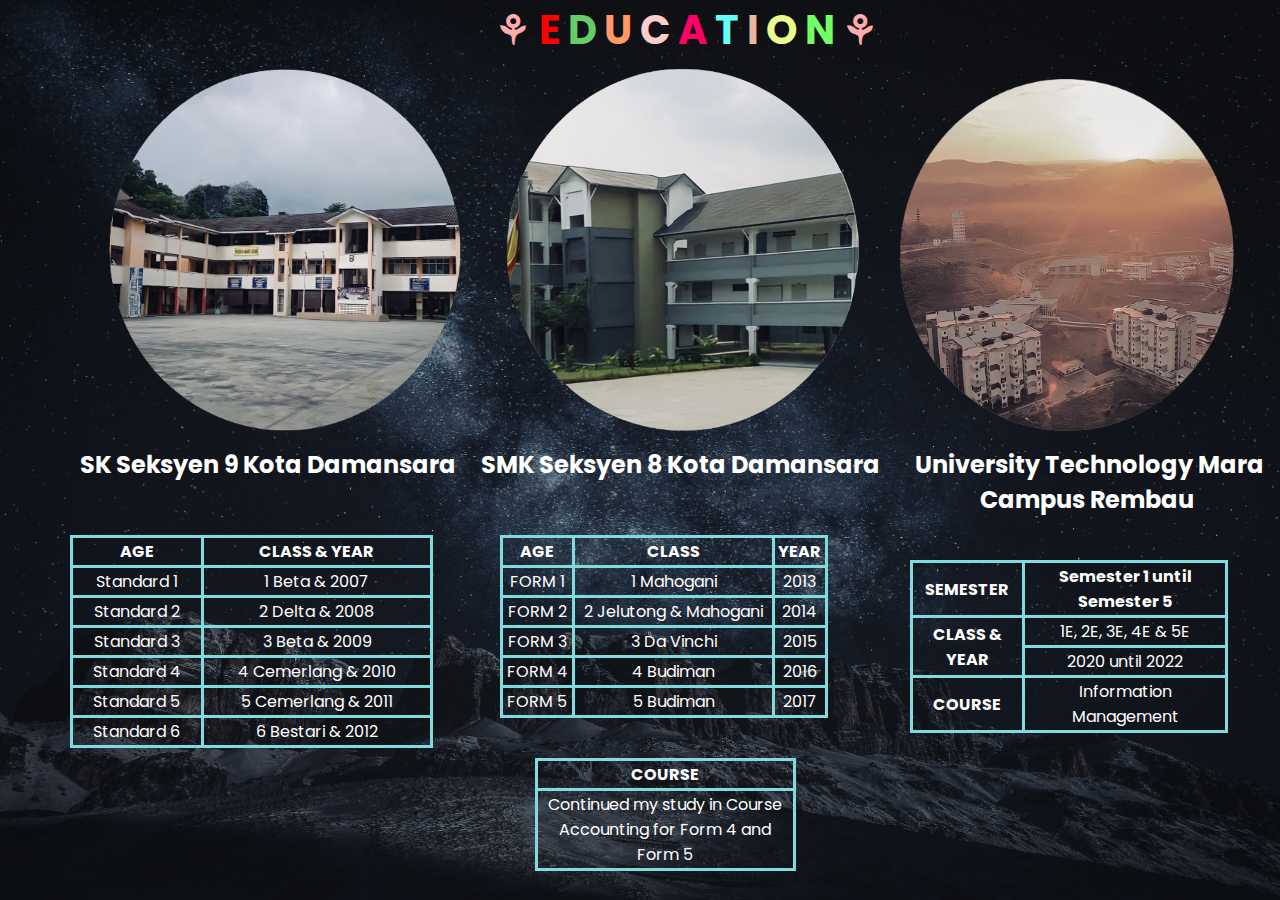
<file: Education.html>
<html>
    <head>
        <link rel="stylesheet" href="style3.css">
        <meta name="viewport" content="width=device-width, initial-scale=1.0">
        <title>
            EDUCATION
        </title>
    </head>
    <body>
        <style>
            body {
              background-image: url('Images/background.jpg');
              background-repeat: no-repeat;
              background-attachment: fixed;
              background-size: cover;
            }

            </style> 

     <div class="text">
        <h1><span style="color:#ffacac">⚘</span>
            <span style="color:#FF0000">E</span>
            <span style="color:#66CC66">D</span>
            <span style="color:#FF9966">U</span>
            <span style="color:#FFCCCC">C</span>
            <span style="color:#FF0066">A</span>
            <span style="color:#66fff7">T</span>
            <span style="color:#e9b79e">I</span>
            <span style="color:#ebfc8f">O</span>
            <span style="color:#73ff66">N</span>
            <span style="color:#ffacac">⚘</span>
            </h1>
    </div>

    <div class="image">
        <img src="Images/Primaryschool_KD9.png" height="380px" width="370px"> &nbsp; &nbsp; &nbsp;
        <img src="Images/Highschool_KD8.png" height="380px" width="370px">&nbsp; &nbsp; &nbsp; 
        <img src="Images/UiTM_Rembau.png" height="370px" width="350px"> 
    </div>

    <div class="text">
        <h2>SK Seksyen 9 Kota Damansara &nbsp; &nbsp; SMK Seksyen 8 Kota Damansara
        &nbsp; &nbsp; &nbsp; University Technology Mara</h2>
    </div>

    <div class="text">
        <h3>Campus Rembau</h3>
    </div>

    <style>
        table, th, td {
            border: 3px solid rgb(128, 219, 223);
            border-collapse: collapse;
            text-align: center;
            
        }
    </style>
    
    <div class="table">
        <table style="width: 30%;">
            <tr>
            <th><span style="color:white">AGE</span></th> 
            <th colspan="2"><span style="color:white">CLASS & YEAR</span></th>
            </tr>
            <tr>
                <td><span style="color:white">Standard 1</span></td>
                <td><span style="color:white"> 1 Beta & 2007</span></td>
            </tr>
            <tr>
                <td><span style="color:white">Standard 2</span></td>
                <td><span style="color:white"> 2 Delta & 2008</span></td>
            </tr>
            <tr>
                <td><span style="color:white">Standard 3</span></td>
                <td><span style="color:white"> 3 Beta & 2009</span></td>
            </tr>
            <tr>
                <td><span style="color:white">Standard 4</span></td>
                <td><span style="color:white"> 4 Cemerlang & 2010</span></td>
            </tr>
            <tr>
                <td><span style="color:white">Standard 5</span></td>
                <td><span style="color:white"> 5 Cemerlang & 2011</span></td>
            </tr>
            <tr>
                <td><span style="color:white">Standard 6</span></td>
                <td><span style="color:white"> 6 Bestari & 2012</span></td>
            </tr>
        </table>
    </div>

    <div class="table1">
        <table style="width: 42%"> 
            <tr>
                <th><span style="color:white">AGE</span></th>
                <th><span style="color:white">CLASS</span></th>
                <th><span style="color:white">YEAR</span></th>
            </tr>
            <tr>
                <td><span style="color:white">FORM 1</span></td>
                <td><span style="color:white"> 1 Mahogani</span></td>
                <td><span style="color:white"> 2013</span></td>
            </tr>
            <tr>
                <td><span style="color:white">FORM 2</span></td>
                <td><span style="color:white"> 2 Jelutong & Mahogani</span></td>
                <td><span style="color:white"> 2014</span></td>
            </tr>
            <tr>
                <td><span style="color:white">FORM 3</span></td>
                <td><span style="color:white"> 3 Da Vinchi</span></td>
                <td><span style="color:white"> 2015</span></td>
            </tr>
            <tr>
                <td><span style="color:white">FORM 4</span></td>
                <td><span style="color:white"> 4 Budiman</span></td>
                <td><span style="color:white"> 2016</span></td>
            </tr>
            <tr>
                <td><span style="color:white">FORM 5</span></td>
                <td><span style="color:white"> 5 Budiman </span></td>
                <td><span style="color:white"> 2017</span></td>
            </tr>
        </table>
    </div>

    <div class="table4">
        <table style="width: 35%;">
            <tr>
                <th><span style="color:white">COURSE</span></th> 
            </tr>
            <tr>
                <td><span style="color:white">Continued my study in Course Accounting for Form 4 and Form 5</span></td>
            </tr>
        </table>
    </div>

    <div class="table2">
        <table style="width: 86%;">
            <tr>
                <th><span style="color:white">SEMESTER</span></th>
                <th><span style="color:white"> Semester 1 until Semester 5</span></th>
            </tr>
            <tr>
                <th rowspan="2"><span style="color:white">CLASS & YEAR</span></th>
                <td><span style="color:white"> 1E, 2E, 3E, 4E & 5E</span></td>
            </tr>
            <tr>
                <td><span style="color:white" >
                2020 until 2022</span></td>
            </tr>
            <tr>
                <th><span style="color:white">COURSE</span></th>
                <td><span style="color:white">Information Management</span></td>
            </tr>
        </table>
    </div>

    
    </body>
</html>
</file>
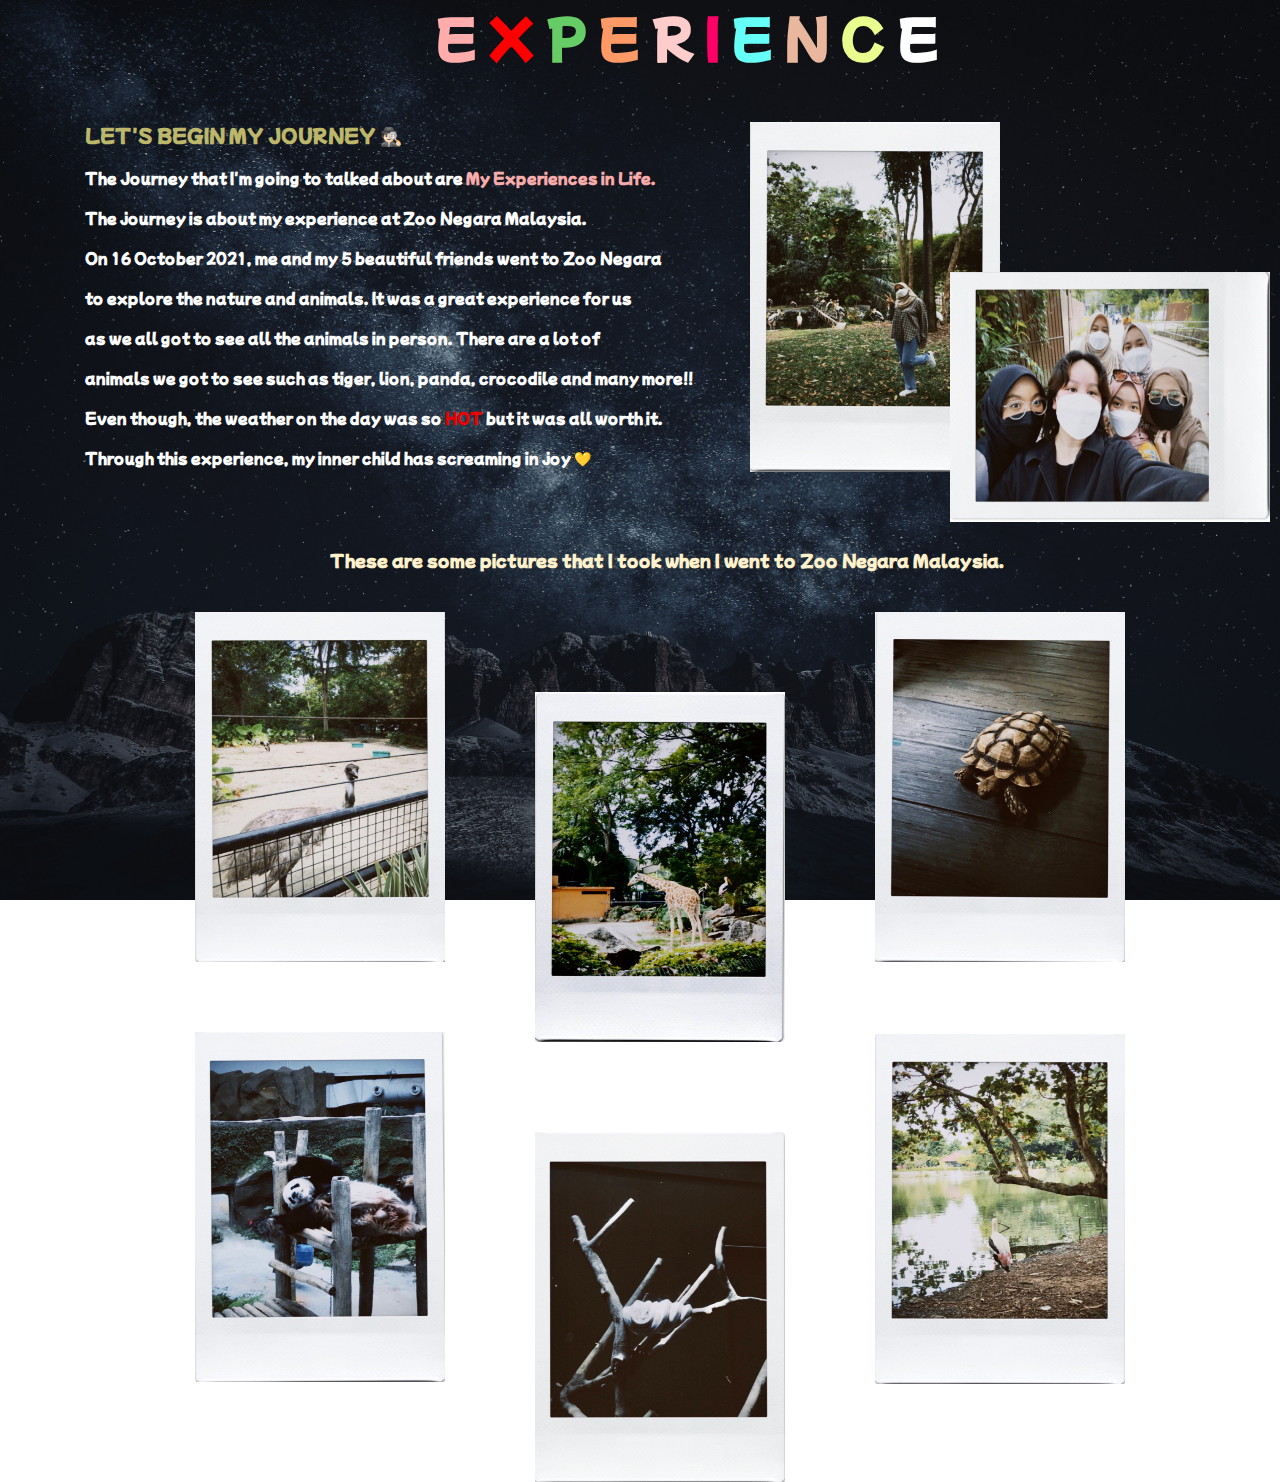
<file: Experience.html>
<html>
    <head> 
        <link rel="stylesheet" href="style2.css">
        <meta name="viewport" content="width=device-width, initial-scale=1.0">
        <title>
            EXPERIENCE
        </title>
    </head>
    <body>
        <style>
            body {
              background-image: url('Images/background.jpg');
              background-repeat: no-repeat;
              background-attachment: fixed;
              background-size: cover;
            }
            </style> 

    <div class="text">
        <h1><span style="color:#ffacac">E</span>
            <span style="color:#FF0000">X</span>
            <span style="color:#66CC66">P</span>
            <span style="color:#FF9966">E</span>
            <span style="color:#FFCCCC">R</span>
            <span style="color:#FF0066">I</span>
            <span style="color:#66fff7">E</span>
            <span style="color:#e9b79e">N</span>
            <span style="color:#ebfc8f">C</span>
            <span style="color:#ffffff">E</span>
            </h1>
    </div>

    <div class="image">
        <img src="Images/polaroid.jpg" height="350px" width="250px">
    </div>

    <div class="image2">
        <img src="Images/me_friends.jpg" height="250px" width="320px">
    </div>

    <div class="text">
        <h2>LET'S BEGIN MY JOURNEY<span style="color:#ffffff"> 🕵🏻</span></h2>
    </div>

    <div class="text">
        <h3>The Journey that I'm going to talked about are<span style="color:#f8abab"> My Experiences in Life.</span></h3>
        <h3>The journey is about my experience at Zoo Negara Malaysia.</h3>
        <h3>On 16 October 2021, me and my 5 beautiful friends went to Zoo Negara</h3>
        <h3>to explore the nature and animals. It was a great experience for us</h3>
        <h3>as we all got to see all the animals in person. There are a lot of</h3>
        <h3>animals we got to see such as tiger, lion, panda, crocodile and many more!!</h3>
        <h3>Even though, the weather on the day was so <span style="color:#eb0000"> HOT</span> but it was all worth it.</h3>
        <h3>Through this experience, my inner child has screaming in joy 💛</h3>
    
    <div class="text">
        <h4><span style="color:#fff1cb">These are some pictures that I took when I went to Zoo Negara Malaysia.</span></h4>
    </div>
    
     <div class="image3">
        <img src="Images/bird.jpg"height="350px" width="250px"></img>
     </div>

     <div class="image4">
        <img src="Images/sleepy panda.jpg"height="350px" width="250px"></img>
     </div>

     <div class="image5">
        <img src="Images/giraffe.jpg"height="350px" width="250px"></img>
     </div>

     <div class="image6">
        <img src="Images/snake.jpg"height="350px" width="250px"></img>
     </div>

     <div class="image7">
        <img src="Images/turtle.jpg"height="350px" width="250px"></img>
     </div>

     <div class="image8">
        <img src="Images/bird2.jpg"height="350px" width="250px"></img>
     </div>


    </body>
</html>
</file>
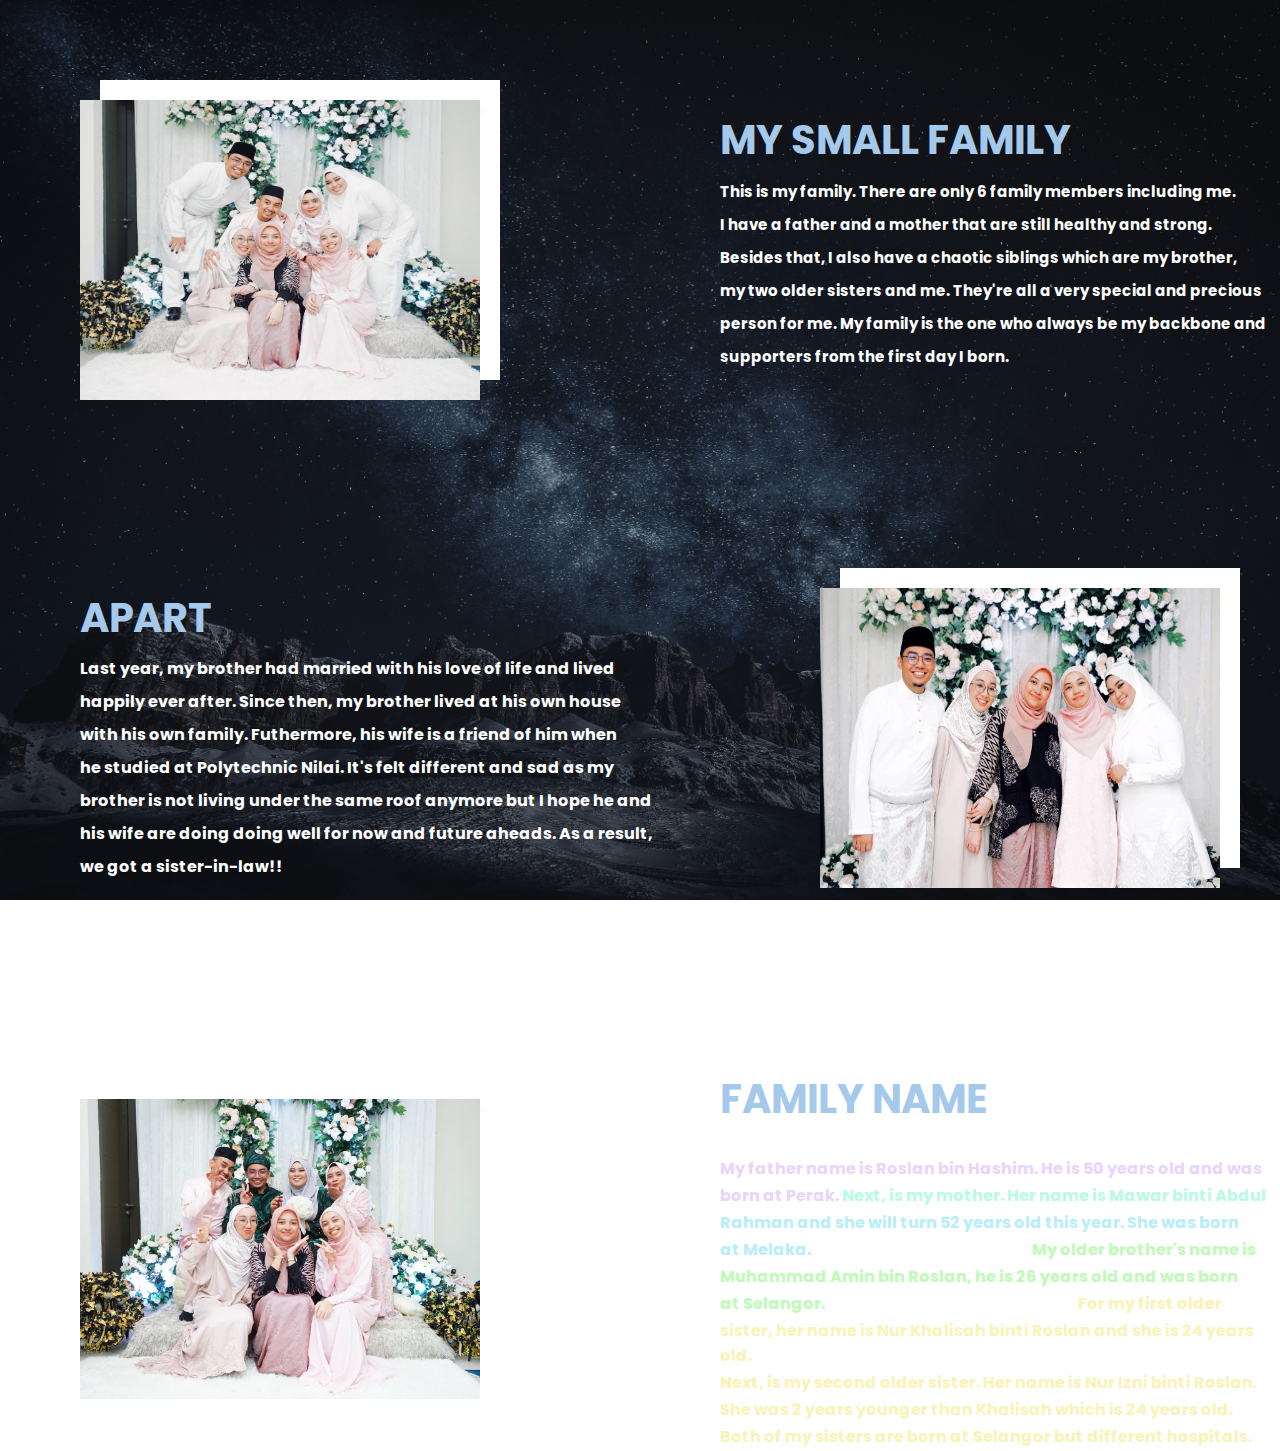
<file: Family.html>
<html>
    <head> 
        <link rel="stylesheet" href="style4.css">
        <meta name="viewport" content="width=device-width, initial-scale=1.0">
        <title>
            FAMILY
        </title>
    </head>
    <body>
        <style>
            body {
              background-image: url('Images/background.jpg');
              background-repeat: no-repeat;
              background-attachment: fixed;
              background-size: cover;
            }
            </style> 

    <div class="image">
        <img src="Images/white background.jpg"height="300px" width="400px">
    </div>

    <div class="image2">
        <img src="Images/family photo.jpg"height="300px" width="400px">
    </div>

    <div class="text">
        <h1>MY SMALL FAMILY</h1>
    </div>
    
    <div class="text">
        <h3>This is my family. There are only 6 family members including me.</h3>
        <h3>I have a father and a mother that are still healthy and strong.</h3>
        <h3>Besides that, I also have a chaotic siblings which are my brother,</h3>
        <h3>my two older sisters and me. They're all a very special and precious</h3>
        <h3>person for me. My family  is the one who always be my backbone and</h3>
        <h3>supporters from the first day I born.</h3>
    </div>

    <div class="image3">
        <img src="Images/white background.jpg"height="300px" width="400px">
    </div>

    <div class="image4">
        <img src="Images/brother's wedding.jpg"height="300px" width="400px">
    </div>

    <div class="text">
        <h4>APART</h4>
    </div>
    
    <div class="text">
        <h5>Last year, my brother had married with his love of life and lived </h5>
        <h5>happily ever after. Since then, my brother lived at his own house</h5>
        <h5> with his own family. Futhermore, his wife is a friend of him when</h5>
        <h5>he studied at Polytechnic Nilai. It's felt different and sad as my</h5>
        <h5>brother is not living under the same roof anymore but I hope he and</h5>
        <h5>his wife are doing doing well for now and future aheads. As a result,</h5>
        <h5> we got a sister-in-law!!</h5>
    </div>

    <div class="image5">
        <img src="Images/white background.jpg"height="300px" width="400px">
    </div>

    <div class="image6">
        <img src="Images/family photo2.jpg"height="300px" width="400px">
    </div>

    <div class="text">
        <h2>FAMILY NAME</h2>
    </div>
    
    <div class="text">
        <h6>Let's get to know the details of each person in my family.</6>
        <h6><span style="color:#e9d5fc">My father name is Roslan bin Hashim. He is 50 years old and was</span></h6>
        <h6><span style="color:#e9d5fc">born at Perak.</span><span style="color:#b8fae6"> Next, is my mother. Her name is Mawar binti Abdul</span></h6>
        <h6><span style="color:#b8edfa">Rahman and she will turn 52 years old this year. She was born</span></h6>
        <h6><span style="color:#b8edfa">at Melaka.</span> Moving on to my siblings. <span style="color:#c0fab8">My older brother's name is</span>
        <h6><span style="color:#c0fab8">Muhammad Amin bin Roslan, he is 26 years old and was born</span></h6>
        <h6><span style="color:#c0fab8">at Selangor.</span> Lastly is my two older sisters. <span style="color:#faf3b8">For my first older</span></h6>
        <h6><span style="color:#faf3b8">sister, her name is Nur Khalisah binti Roslan and she is 24 years old.</span></h6>
        <h6><span style="color:#faf3b8">Next, is my second older sister. Her name is Nur Izni binti Roslan.</span></h6>
        <h6><span style="color:#faf3b8">She was 2 years younger than Khalisah which is 24 years old.</span></h6>
        <h6><span style="color:#faf3b8">Both of my sisters are born at Selangor but different hospitals.</span></h6>
    
    </div>

    </body>
</html>
</file>
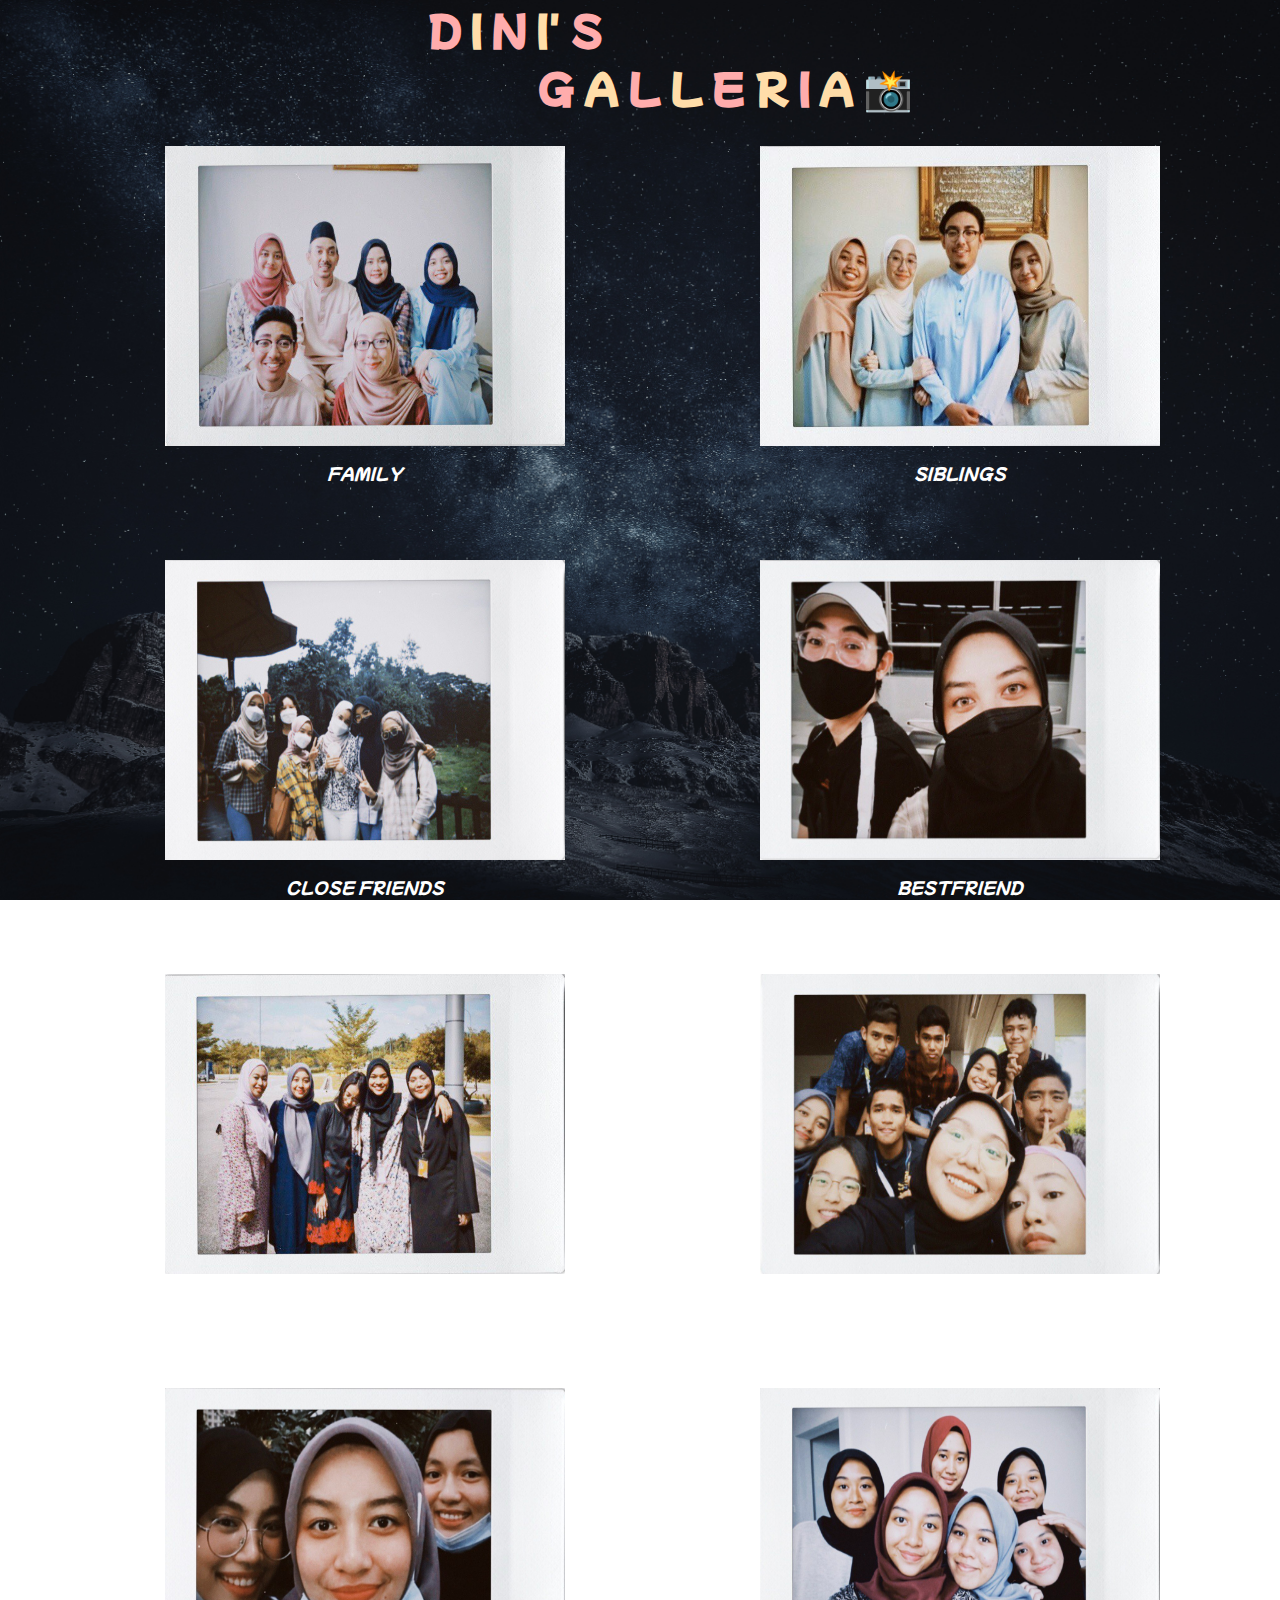
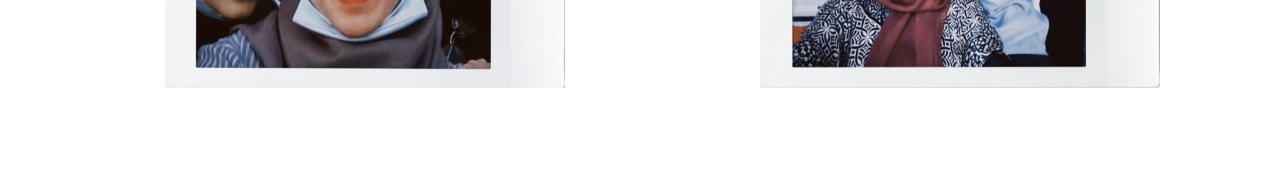
<file: Gallery.html>
<html>
    <head> 
        <link rel="stylesheet" href="style5.css">
        <meta name="viewport" content="width=device-width, initial-scale=1.0">
        <title>
            GALLERY
        </title>
    </head>
    <body>
        <meta name="viewport" content="width=device-width, initial-scale=1.0">
        <style>
            body {
              background-image: url('Images/background.jpg');
              background-repeat: no-repeat;
              background-attachment: fixed;
              background-size: cover;
            }
            </style> 

    <div class="text">
        <h1>
          <span style="color:#ffacac">D</span>
          <span style="color:#ffdda9">I</span>
          <span style="color:#ffacac">N</span>
          <span style="color:#ffdda9">I'</span>
          <span style="color:#ffacac">S</span>
          <br>
          &nbsp; &nbsp;&nbsp; &nbsp;&nbsp; &nbsp;&nbsp; &nbsp;<span style="color:#ffacac">G</span>
          <span style="color:#ffdda9">A</span>
          <span style="color:#ffacac">L</span>
          <span style="color:#ffdda9">L</span>
          <span style="color:#ffacac">E</span>
          <span style="color:#ffdda9">R</span>
          <span style="color:#ffacac">I</span>
          <span style="color:#ffdda9">A</span>
          <span style="color:#acffcc">📸</span>
        </h1>
    </div>

    <div class="gallery">
        <a target="_blank" href="Images/family.jpg">
            <img src="Images/family.jpg" width="600" height="400">
          </a>
          <div class="desc"><i>FAMILY</i></div>
        </div>
      
      <div class="gallery">
        <a target="_blank" href="Images/siblings.jpg">
          <img src="Images/siblings.jpg" width="600" height="400">
        </a>
        <div class="desc"><i>SIBLINGS</i></div>
      </div>
      
      <div class="gallery">
        <a target="_blank" href="Images/friends.jpg">
          <img src="Images/friends.jpg" width="600" height="400">
        </a>
        <div class="desc"><i>CLOSE FRIENDS</i></div>
      </div>

      <div class="gallery">
        <a target="_blank" href="Images/best friends.jpg">
          <img src="Images/best friends.jpg" width="600" height="400">
        </a>
        <div class="desc"><i>BESTFRIEND</i></div>
      </div>
      
      <div class="gallery">
        <a target="_blank" href="Images/university friends.jpg">
          <img src="Images/university friends.jpg" width="600" height="400">
        </a>
        <div class="desc"><i>UNIVERSITY FRIENDS</i></div>
      </div>

      <div class="gallery">
        <a target="_blank" href="Images/university friends2.jpg">
          <img src="Images/university friends2.jpg" width="600" height="400">
        </a>
        <div class="desc"><i>UNIVERSITY GROUP</i></div>
      </div>

      <div class="gallery">
        <a target="_blank" href="Images/childhood friends.jpg">
          <img src="Images/childhood friends.jpg" width="600" height="400">
        </a>
        <div class="desc"><i>CHILDHOOD FRIENDS</i></div>
      </div>
      
      <div class="gallery">
        <a target="_blank" href="Images/housemates.jpg">
          <img src="Images/housemates.jpg" width="600" height="400">
        </a>
        <div class="desc"><i>MY FIRST HOUSEMATES</i></div>
      </div>

      
  </body>
</html>
</file>
<file: style3.css>
@import url('https://fonts.googleapis.com/css2?family=Poppins:wght@200;300;400;500;600;700;800&display=swap');

*{ 
    box-sizing:border-box;
    margin: 0;
    font-family: 'Poppins', sans-serif;
}

.text h1 {
    margin-left: 495px;
    font-size: 40px;
}

.image {
    margin-left: 100px;
}

.image2 {
    margin-left: 70px;
    margin-top: -213px;
}

.text h2 {
    margin-left: 80px;
    color:white;
}

.text h3 {
    margin-left: 980px;
    color: white;
    font-size: 24px;
}

.table {
    margin-left: 70px;
    margin-top: 18px;
}

.table1 {
    margin-left: 500px;
    margin-top: -213px;
}

.table4 {
    margin-top: 40px;
    margin-left: 535px;
}

.table2 {
    margin-left: 910px;
    margin-top: -311px;
}
</file>
<file: style2.css>
@import url('https://fonts.googleapis.com/css2?family=Mochiy+Pop+P+One&display=swap');

*{ 
    box-sizing:border-box;
    margin: 0;
    font-family: 'Mochiy Pop P One', sans-serif;
}

.text{
    margin-left: 435px;
    font-size: 25px;
}

.image {
    margin-left: 750px;
    margin-top: 50px;
}

.image2 {
    margin-left: 950px;
    margin-top: -200px;
}

.text h2 {
    color: darkkhaki;
    margin-left: -350px;
    margin-top: -400px;
    font-size: 18px;
}


.text h3 {
    color: white;
    margin-left: -350px;
    margin-top: 20px;
    font-size: 14px;
}

.text h4 {
    color: white;
    margin-left: -540px;
    margin-top: 80px;
    font-size: 16px;
}

.image3 {
    margin-left: -240px;
    margin-top: 40px;
}

.image4 {
    margin-left: -240px;
    margin-top: 70px;
}

.image5 {
    margin-left: 100px;
    margin-top: -690px;
}

.image6 {
    margin-left: 100px;
    margin-top: 90px;
}

.image7 {
    margin-left: 440px;
    margin-top: -870px;
}

.image8 {
    margin-left: 440px;
    margin-top: 72px;
}
</file>
<file: style4.css>
@import url('https://fonts.googleapis.com/css2?family=Poppins:wght@200;300;400;500;600;700;800&display=swap');

*{ 
    box-sizing:border-box;
    margin: 0;
    font-family: 'Poppins', sans-serif;
}

.image {
    margin-left: 100px;
    margin-top: 80px;
}

.image2 {
    margin-left: 80px;
    margin-top: -280px;
}

.text h1 {
    color: rgb(165, 201, 235);
    margin-left: 720px;   
    margin-top: -290px;
    font-size: 40px;
}

.text h3 {
    color: white;
    margin-left: 720px;   
    margin-top: 10px;
    font-size: 15px;
    text-align: justify;
}

.text h4 {
    color: rgb(165, 201, 235);
    margin-left: 80px;   
    margin-top: -300px;
    font-size: 40px;
}

.text h5 {
    color: white;
    margin-left: 80px;   
    margin-top: 8px;
    font-size: 16px;
    text-align: justify;
}

.image3 {
    margin-bottom: -100px;
    margin-left: 840px;
    margin-top: 200px;
}

.image4 {
    margin-left: 820px;
    margin-top: -280px;
}

.image5 {
    margin-left: 100px;
    margin-top: 200px;
}

.image6 {
    margin-left: 80px;
    margin-top: -280px;
}

.text h2 {
    color: rgb(165, 201, 235);
    margin-left: 720px;
    margin-top: -330px;
    font-size: 40px;
}

.text h6 {
   color: white;
   margin-left: 720px;
   margin-bottom: 2px;
   font-size: 16px;
}
</file>
<file: style5.css>
@import url('https://fonts.googleapis.com/css2?family=Mochiy+Pop+P+One&display=swap');

*{ 
  box-sizing:border-box;
  margin: 0;
  font-family: 'Mochiy Pop P One', sans-serif;
}

.text h1 {
    margin-left: 430px;
    font-size: 40px;
}

div.gallery {
    margin: 30px;
    border: 0px solid rgb(243, 218, 223);
    float: left;
    width: 400px;
    margin-left: 165px;
  }
  
  div.gallery:hover {
    border: 5px solid rgb(243, 218, 223);
  }
  
  div.gallery img {
    width: 100%;
    height: 300px;
  }
  
  div.desc {
    padding: 15px;
    text-align: center;
    color: white;
  }
</file>
